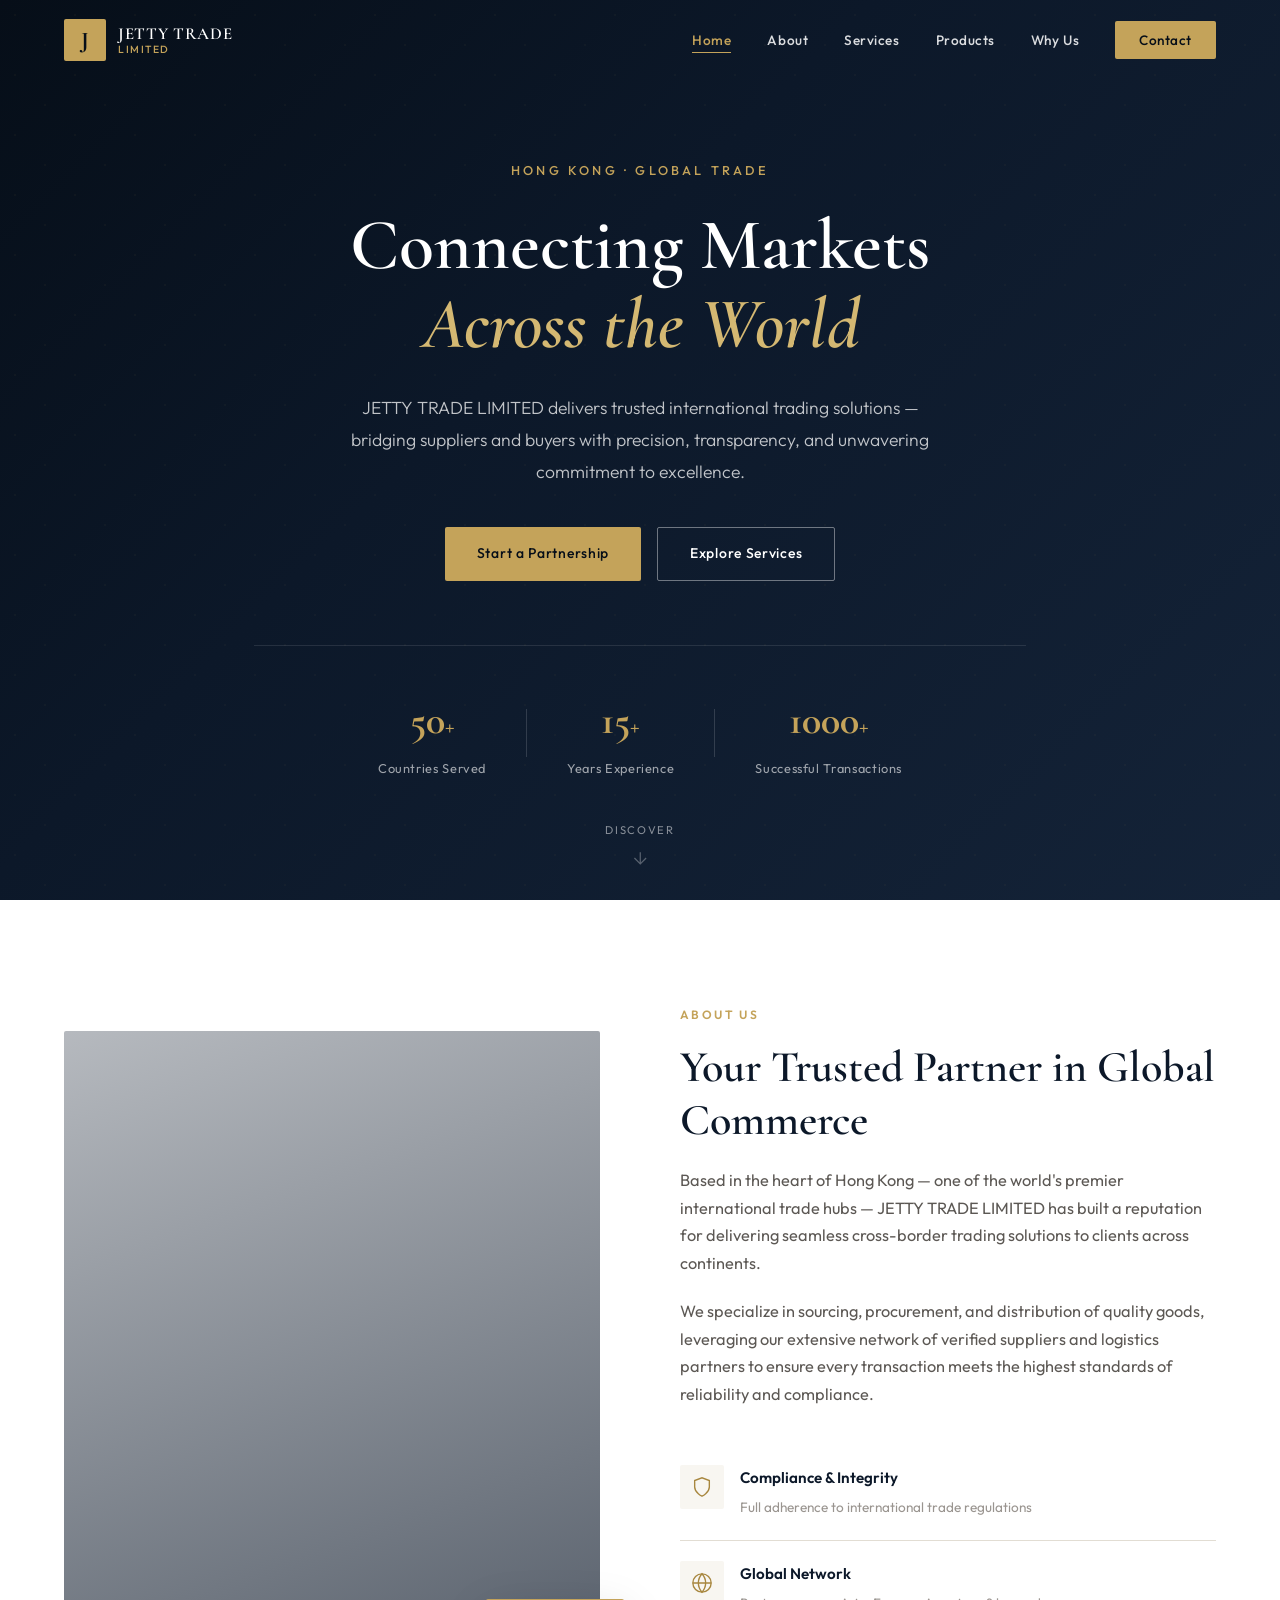
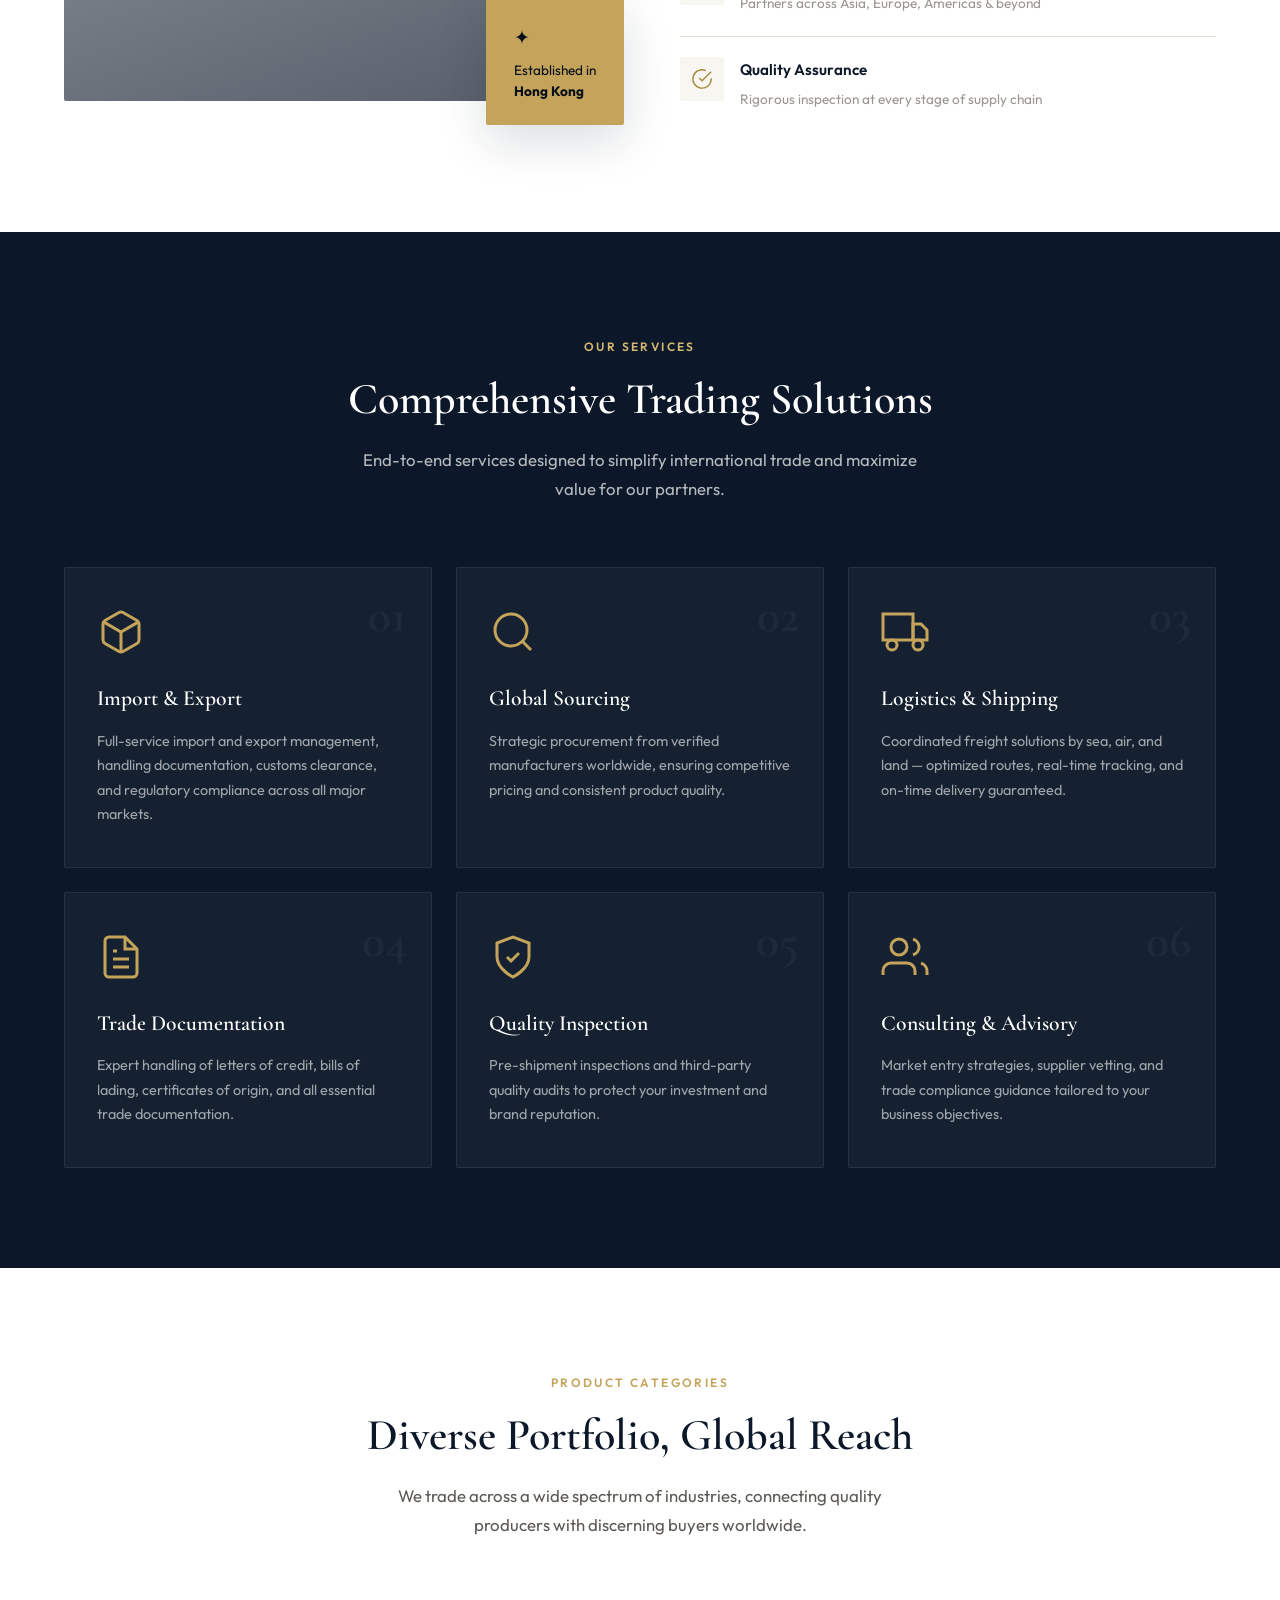
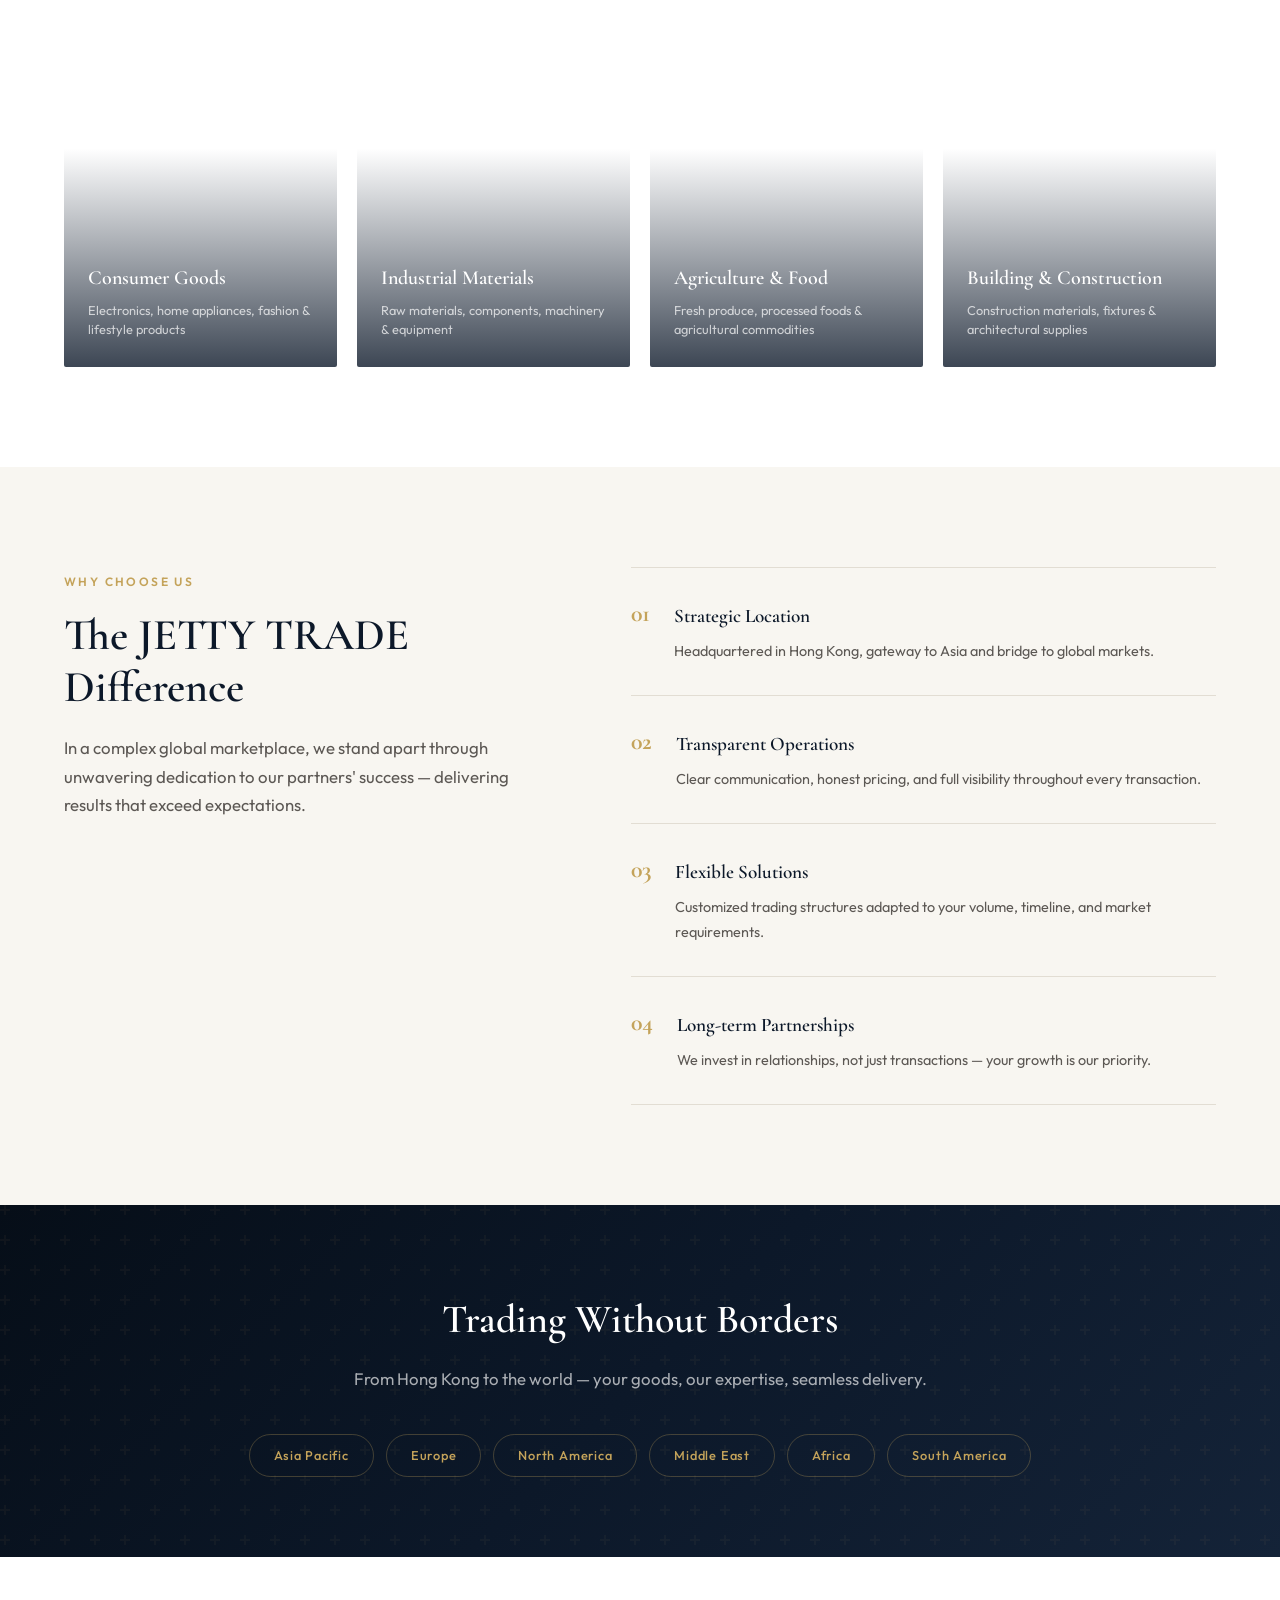
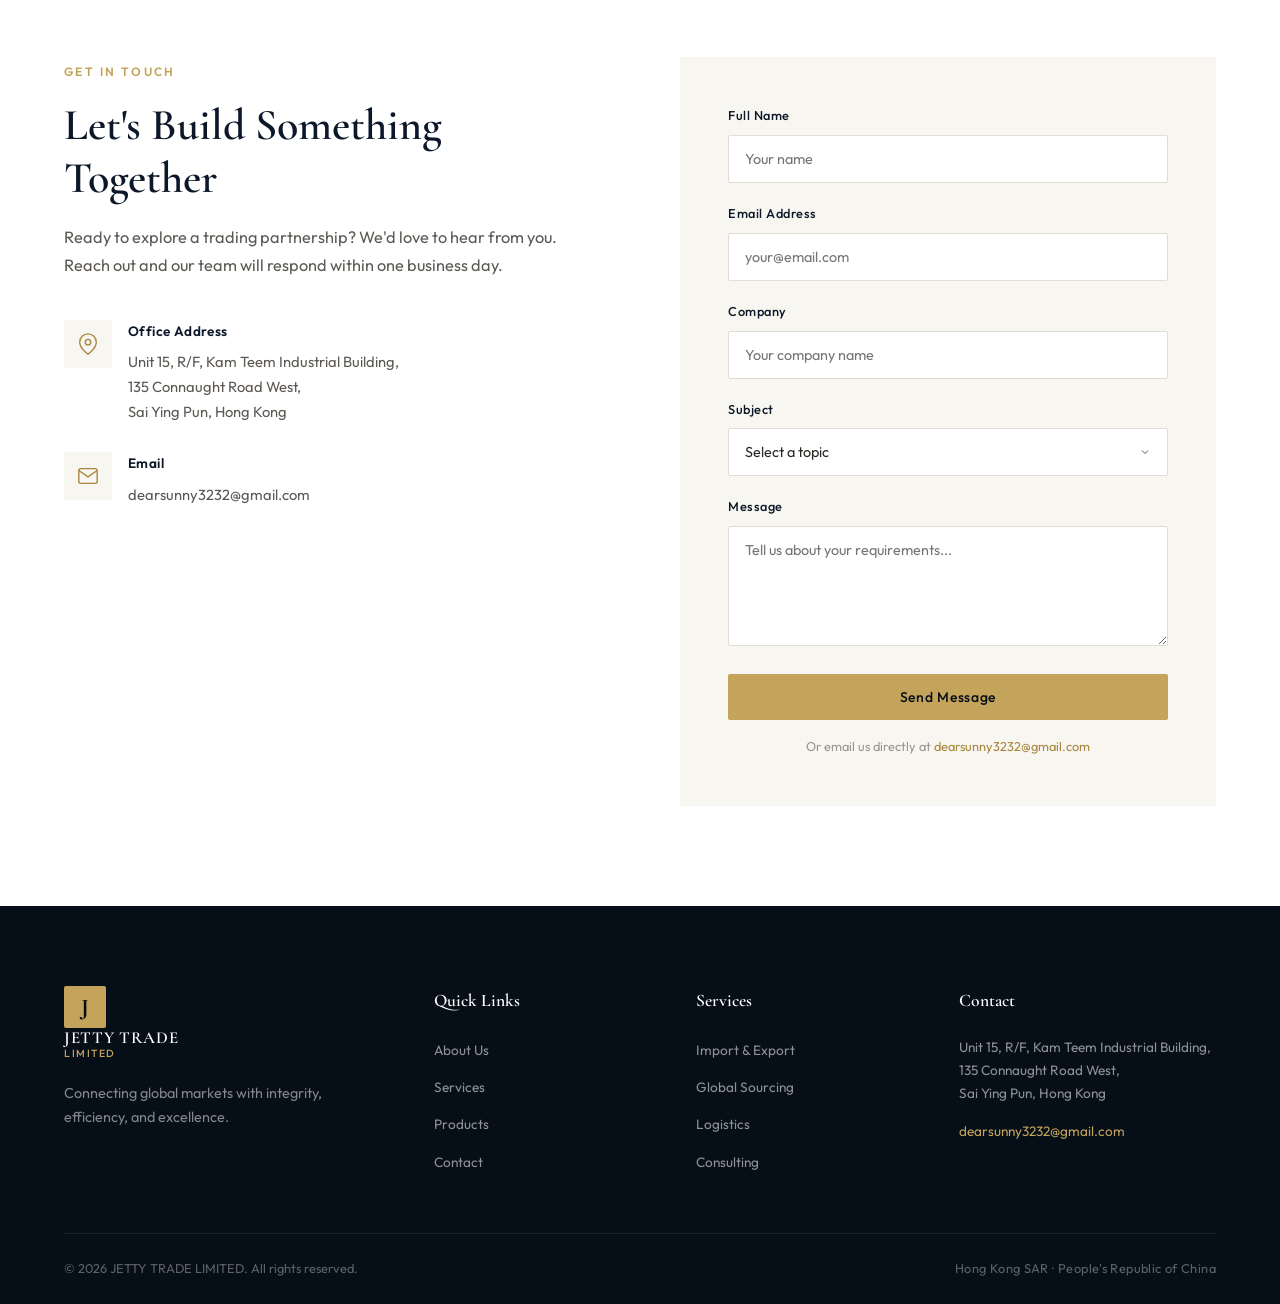
<file: index.html>
<!DOCTYPE html>
<html lang="en">
<head>
  <meta charset="UTF-8">
  <meta name="viewport" content="width=device-width, initial-scale=1.0">
  <meta name="description" content="JETTY TRADE LIMITED — A Hong Kong-based international trading company connecting global markets with integrity, efficiency, and excellence.">
  <title>JETTY TRADE LIMITED | Global Trading Excellence</title>
  <link rel="preconnect" href="https://fonts.googleapis.com">
  <link rel="preconnect" href="https://fonts.gstatic.com" crossorigin>
  <link href="https://fonts.googleapis.com/css2?family=Cormorant+Garamond:ital,wght@0,400;0,500;0,600;0,700;1,400&family=Outfit:wght@300;400;500;600&display=swap" rel="stylesheet">
  <link rel="stylesheet" href="css/styles.css">
</head>
<body>
  <!-- Navigation -->
  <header class="header" id="header">
    <nav class="nav container">
      <a href="#home" class="nav__logo">
        <span class="nav__logo-mark">J</span>
        <span class="nav__logo-text">
          <strong>JETTY TRADE</strong>
          <small>LIMITED</small>
        </span>
      </a>
      <ul class="nav__menu" id="nav-menu">
        <li><a href="#home" class="nav__link active">Home</a></li>
        <li><a href="#about" class="nav__link">About</a></li>
        <li><a href="#services" class="nav__link">Services</a></li>
        <li><a href="#products" class="nav__link">Products</a></li>
        <li><a href="#advantages" class="nav__link">Why Us</a></li>
        <li><a href="#contact" class="nav__link nav__link--cta">Contact</a></li>
      </ul>
      <button class="nav__toggle" id="nav-toggle" aria-label="Toggle navigation">
        <span></span>
        <span></span>
        <span></span>
      </button>
    </nav>
  </header>

  <main>
    <!-- Hero -->
    <section class="hero" id="home">
      <div class="hero__bg">
        <div class="hero__gradient"></div>
        <div class="hero__pattern"></div>
      </div>
      <div class="hero__content container">
        <p class="hero__eyebrow reveal">Hong Kong · Global Trade</p>
        <h1 class="hero__title reveal">
          Connecting Markets<br>
          <em>Across the World</em>
        </h1>
        <p class="hero__subtitle reveal">
          JETTY TRADE LIMITED delivers trusted international trading solutions — 
          bridging suppliers and buyers with precision, transparency, and unwavering commitment to excellence.
        </p>
        <div class="hero__actions reveal">
          <a href="#contact" class="btn btn--primary">Start a Partnership</a>
          <a href="#services" class="btn btn--outline">Explore Services</a>
        </div>
        <div class="hero__stats reveal">
          <div class="hero__stat">
            <span class="hero__stat-number" data-count="50">0</span><span class="hero__stat-suffix">+</span>
            <span class="hero__stat-label">Countries Served</span>
          </div>
          <div class="hero__stat-divider"></div>
          <div class="hero__stat">
            <span class="hero__stat-number" data-count="15">0</span><span class="hero__stat-suffix">+</span>
            <span class="hero__stat-label">Years Experience</span>
          </div>
          <div class="hero__stat-divider"></div>
          <div class="hero__stat">
            <span class="hero__stat-number" data-count="1000">0</span><span class="hero__stat-suffix">+</span>
            <span class="hero__stat-label">Successful Transactions</span>
          </div>
        </div>
      </div>
      <a href="#about" class="hero__scroll" aria-label="Scroll down">
        <span>Discover</span>
        <svg width="20" height="20" viewBox="0 0 24 24" fill="none" stroke="currentColor" stroke-width="1.5">
          <path d="M12 5v14M5 12l7 7 7-7"/>
        </svg>
      </a>
    </section>

    <!-- About -->
    <section class="about section" id="about">
      <div class="container">
        <div class="about__grid">
          <div class="about__visual reveal">
            <div class="about__image-frame">
              <div class="about__image"></div>
              <div class="about__badge">
                <span class="about__badge-icon">✦</span>
                <span>Established in<br><strong>Hong Kong</strong></span>
              </div>
            </div>
          </div>
          <div class="about__content reveal">
            <span class="section__eyebrow">About Us</span>
            <h2 class="section__title">Your Trusted Partner in Global Commerce</h2>
            <p class="about__text">
              Based in the heart of Hong Kong — one of the world's premier international trade hubs — 
              JETTY TRADE LIMITED has built a reputation for delivering seamless cross-border trading solutions 
              to clients across continents.
            </p>
            <p class="about__text">
              We specialize in sourcing, procurement, and distribution of quality goods, 
              leveraging our extensive network of verified suppliers and logistics partners 
              to ensure every transaction meets the highest standards of reliability and compliance.
            </p>
            <ul class="about__features">
              <li>
                <span class="about__feature-icon">
                  <svg viewBox="0 0 24 24" fill="none" stroke="currentColor" stroke-width="1.5"><path d="M12 22s8-4 8-10V5l-8-3-8 3v7c0 6 8 10 8 10z"/></svg>
                </span>
                <div>
                  <strong>Compliance & Integrity</strong>
                  <span>Full adherence to international trade regulations</span>
                </div>
              </li>
              <li>
                <span class="about__feature-icon">
                  <svg viewBox="0 0 24 24" fill="none" stroke="currentColor" stroke-width="1.5"><circle cx="12" cy="12" r="10"/><path d="M2 12h20M12 2a15.3 15.3 0 0 1 4 10 15.3 15.3 0 0 1-4 10 15.3 15.3 0 0 1-4-10 15.3 15.3 0 0 1 4-10z"/></svg>
                </span>
                <div>
                  <strong>Global Network</strong>
                  <span>Partners across Asia, Europe, Americas & beyond</span>
                </div>
              </li>
              <li>
                <span class="about__feature-icon">
                  <svg viewBox="0 0 24 24" fill="none" stroke="currentColor" stroke-width="1.5"><path d="M22 11.08V12a10 10 0 1 1-5.93-9.14"/><polyline points="22 4 12 14.01 9 11.01"/></svg>
                </span>
                <div>
                  <strong>Quality Assurance</strong>
                  <span>Rigorous inspection at every stage of supply chain</span>
                </div>
              </li>
            </ul>
          </div>
        </div>
      </div>
    </section>

    <!-- Services -->
    <section class="services section section--dark" id="services">
      <div class="container">
        <div class="section__header reveal">
          <span class="section__eyebrow section__eyebrow--light">Our Services</span>
          <h2 class="section__title section__title--light">Comprehensive Trading Solutions</h2>
          <p class="section__desc section__desc--light">
            End-to-end services designed to simplify international trade and maximize value for our partners.
          </p>
        </div>
        <div class="services__grid">
          <article class="service-card reveal">
            <div class="service-card__icon">
              <svg viewBox="0 0 24 24" fill="none" stroke="currentColor" stroke-width="1.5"><path d="M21 16V8a2 2 0 0 0-1-1.73l-7-4a2 2 0 0 0-2 0l-7 4A2 2 0 0 0 3 8v8a2 2 0 0 0 1 1.73l7 4a2 2 0 0 0 2 0l7-4A2 2 0 0 0 21 16z"/><polyline points="3.27 6.96 12 12.01 20.73 6.96"/><line x1="12" y1="22.08" x2="12" y2="12"/></svg>
            </div>
            <h3 class="service-card__title">Import & Export</h3>
            <p class="service-card__desc">
              Full-service import and export management, handling documentation, customs clearance, 
              and regulatory compliance across all major markets.
            </p>
            <span class="service-card__number">01</span>
          </article>
          <article class="service-card reveal">
            <div class="service-card__icon">
              <svg viewBox="0 0 24 24" fill="none" stroke="currentColor" stroke-width="1.5"><circle cx="11" cy="11" r="8"/><line x1="21" y1="21" x2="16.65" y2="16.65"/></svg>
            </div>
            <h3 class="service-card__title">Global Sourcing</h3>
            <p class="service-card__desc">
              Strategic procurement from verified manufacturers worldwide, 
              ensuring competitive pricing and consistent product quality.
            </p>
            <span class="service-card__number">02</span>
          </article>
          <article class="service-card reveal">
            <div class="service-card__icon">
              <svg viewBox="0 0 24 24" fill="none" stroke="currentColor" stroke-width="1.5"><rect x="1" y="3" width="15" height="13"/><polygon points="16 8 20 8 23 11 23 16 16 16 16 8"/><circle cx="5.5" cy="18.5" r="2.5"/><circle cx="18.5" cy="18.5" r="2.5"/></svg>
            </div>
            <h3 class="service-card__title">Logistics & Shipping</h3>
            <p class="service-card__desc">
              Coordinated freight solutions by sea, air, and land — 
              optimized routes, real-time tracking, and on-time delivery guaranteed.
            </p>
            <span class="service-card__number">03</span>
          </article>
          <article class="service-card reveal">
            <div class="service-card__icon">
              <svg viewBox="0 0 24 24" fill="none" stroke="currentColor" stroke-width="1.5"><path d="M14 2H6a2 2 0 0 0-2 2v16a2 2 0 0 0 2 2h12a2 2 0 0 0 2-2V8z"/><polyline points="14 2 14 8 20 8"/><line x1="16" y1="13" x2="8" y2="13"/><line x1="16" y1="17" x2="8" y2="17"/><polyline points="10 9 9 9 8 9"/></svg>
            </div>
            <h3 class="service-card__title">Trade Documentation</h3>
            <p class="service-card__desc">
              Expert handling of letters of credit, bills of lading, certificates of origin, 
              and all essential trade documentation.
            </p>
            <span class="service-card__number">04</span>
          </article>
          <article class="service-card reveal">
            <div class="service-card__icon">
              <svg viewBox="0 0 24 24" fill="none" stroke="currentColor" stroke-width="1.5"><path d="M12 22s8-4 8-10V5l-8-3-8 3v7c0 6 8 10 8 10z"/><path d="M9 12l2 2 4-4"/></svg>
            </div>
            <h3 class="service-card__title">Quality Inspection</h3>
            <p class="service-card__desc">
              Pre-shipment inspections and third-party quality audits 
              to protect your investment and brand reputation.
            </p>
            <span class="service-card__number">05</span>
          </article>
          <article class="service-card reveal">
            <div class="service-card__icon">
              <svg viewBox="0 0 24 24" fill="none" stroke="currentColor" stroke-width="1.5"><path d="M17 21v-2a4 4 0 0 0-4-4H5a4 4 0 0 0-4 4v2"/><circle cx="9" cy="7" r="4"/><path d="M23 21v-2a4 4 0 0 0-3-3.87"/><path d="M16 3.13a4 4 0 0 1 0 7.75"/></svg>
            </div>
            <h3 class="service-card__title">Consulting & Advisory</h3>
            <p class="service-card__desc">
              Market entry strategies, supplier vetting, and trade compliance guidance 
              tailored to your business objectives.
            </p>
            <span class="service-card__number">06</span>
          </article>
        </div>
      </div>
    </section>

    <!-- Products -->
    <section class="products section" id="products">
      <div class="container">
        <div class="section__header reveal">
          <span class="section__eyebrow">Product Categories</span>
          <h2 class="section__title">Diverse Portfolio, Global Reach</h2>
          <p class="section__desc">
            We trade across a wide spectrum of industries, connecting quality producers with discerning buyers worldwide.
          </p>
        </div>
        <div class="products__grid">
          <article class="product-card reveal">
            <div class="product-card__image product-card__image--1"></div>
            <div class="product-card__overlay">
              <h3>Consumer Goods</h3>
              <p>Electronics, home appliances, fashion & lifestyle products</p>
            </div>
          </article>
          <article class="product-card reveal">
            <div class="product-card__image product-card__image--2"></div>
            <div class="product-card__overlay">
              <h3>Industrial Materials</h3>
              <p>Raw materials, components, machinery & equipment</p>
            </div>
          </article>
          <article class="product-card reveal">
            <div class="product-card__image product-card__image--3"></div>
            <div class="product-card__overlay">
              <h3>Agriculture & Food</h3>
              <p>Fresh produce, processed foods & agricultural commodities</p>
            </div>
          </article>
          <article class="product-card reveal">
            <div class="product-card__image product-card__image--4"></div>
            <div class="product-card__overlay">
              <h3>Building & Construction</h3>
              <p>Construction materials, fixtures & architectural supplies</p>
            </div>
          </article>
        </div>
      </div>
    </section>

    <!-- Advantages -->
    <section class="advantages section section--accent" id="advantages">
      <div class="container">
        <div class="advantages__grid">
          <div class="advantages__content reveal">
            <span class="section__eyebrow">Why Choose Us</span>
            <h2 class="section__title">The JETTY TRADE Difference</h2>
            <p class="advantages__intro">
              In a complex global marketplace, we stand apart through unwavering dedication 
              to our partners' success — delivering results that exceed expectations.
            </p>
          </div>
          <div class="advantages__list">
            <div class="advantage-item reveal">
              <span class="advantage-item__num">01</span>
              <div>
                <h4>Strategic Location</h4>
                <p>Headquartered in Hong Kong, gateway to Asia and bridge to global markets.</p>
              </div>
            </div>
            <div class="advantage-item reveal">
              <span class="advantage-item__num">02</span>
              <div>
                <h4>Transparent Operations</h4>
                <p>Clear communication, honest pricing, and full visibility throughout every transaction.</p>
              </div>
            </div>
            <div class="advantage-item reveal">
              <span class="advantage-item__num">03</span>
              <div>
                <h4>Flexible Solutions</h4>
                <p>Customized trading structures adapted to your volume, timeline, and market requirements.</p>
              </div>
            </div>
            <div class="advantage-item reveal">
              <span class="advantage-item__num">04</span>
              <div>
                <h4>Long-term Partnerships</h4>
                <p>We invest in relationships, not just transactions — your growth is our priority.</p>
              </div>
            </div>
          </div>
        </div>
      </div>
    </section>

    <!-- Global Map Banner -->
    <section class="global-banner">
      <div class="global-banner__content container reveal">
        <div class="global-banner__text">
          <h2>Trading Without Borders</h2>
          <p>From Hong Kong to the world — your goods, our expertise, seamless delivery.</p>
        </div>
        <div class="global-banner__regions">
          <span>Asia Pacific</span>
          <span>Europe</span>
          <span>North America</span>
          <span>Middle East</span>
          <span>Africa</span>
          <span>South America</span>
        </div>
      </div>
    </section>

    <!-- Contact -->
    <section class="contact section" id="contact">
      <div class="container">
        <div class="contact__grid">
          <div class="contact__info reveal">
            <span class="section__eyebrow">Get in Touch</span>
            <h2 class="section__title">Let's Build Something Together</h2>
            <p class="contact__intro">
              Ready to explore a trading partnership? We'd love to hear from you. 
              Reach out and our team will respond within one business day.
            </p>
            <div class="contact__details">
              <div class="contact__detail">
                <span class="contact__detail-icon">
                  <svg viewBox="0 0 24 24" fill="none" stroke="currentColor" stroke-width="1.5"><path d="M21 10c0 7-9 13-9 13s-9-6-9-13a9 9 0 0 1 18 0z"/><circle cx="12" cy="10" r="3"/></svg>
                </span>
                <div>
                  <strong>Office Address</strong>
                  <address>
                    Unit 15, R/F, Kam Teem Industrial Building,<br>
                    135 Connaught Road West,<br>
                    Sai Ying Pun, Hong Kong
                  </address>
                </div>
              </div>
              <div class="contact__detail">
                <span class="contact__detail-icon">
                  <svg viewBox="0 0 24 24" fill="none" stroke="currentColor" stroke-width="1.5"><path d="M4 4h16c1.1 0 2 .9 2 2v12c0 1.1-.9 2-2 2H4c-1.1 0-2-.9-2-2V6c0-1.1.9-2 2-2z"/><polyline points="22,6 12,13 2,6"/></svg>
                </span>
                <div>
                  <strong>Email</strong>
                  <a href="mailto:dearsunny3232@gmail.com">dearsunny3232@gmail.com</a>
                </div>
              </div>
            </div>
          </div>
          <form class="contact__form reveal" id="contact-form">
            <div class="form__group">
              <label for="name">Full Name</label>
              <input type="text" id="name" name="name" required placeholder="Your name">
            </div>
            <div class="form__group">
              <label for="email">Email Address</label>
              <input type="email" id="email" name="email" required placeholder="your@email.com">
            </div>
            <div class="form__group">
              <label for="company">Company</label>
              <input type="text" id="company" name="company" placeholder="Your company name">
            </div>
            <div class="form__group">
              <label for="subject">Subject</label>
              <select id="subject" name="subject" required>
                <option value="" disabled selected>Select a topic</option>
                <option value="partnership">Partnership Inquiry</option>
                <option value="sourcing">Product Sourcing</option>
                <option value="logistics">Logistics & Shipping</option>
                <option value="general">General Inquiry</option>
              </select>
            </div>
            <div class="form__group">
              <label for="message">Message</label>
              <textarea id="message" name="message" rows="5" required placeholder="Tell us about your requirements..."></textarea>
            </div>
            <button type="submit" class="btn btn--primary btn--full">Send Message</button>
            <p class="form__note">Or email us directly at <a href="mailto:dearsunny3232@gmail.com">dearsunny3232@gmail.com</a></p>
          </form>
        </div>
      </div>
    </section>
  </main>

  <!-- Footer -->
  <footer class="footer">
    <div class="container">
      <div class="footer__grid">
        <div class="footer__brand">
          <a href="#home" class="footer__logo">
            <span class="nav__logo-mark">J</span>
            <span class="nav__logo-text">
              <strong>JETTY TRADE</strong>
              <small>LIMITED</small>
            </span>
          </a>
          <p class="footer__tagline">
            Connecting global markets with integrity, efficiency, and excellence.
          </p>
        </div>
        <div class="footer__links">
          <h4>Quick Links</h4>
          <ul>
            <li><a href="#about">About Us</a></li>
            <li><a href="#services">Services</a></li>
            <li><a href="#products">Products</a></li>
            <li><a href="#contact">Contact</a></li>
          </ul>
        </div>
        <div class="footer__links">
          <h4>Services</h4>
          <ul>
            <li><a href="#services">Import & Export</a></li>
            <li><a href="#services">Global Sourcing</a></li>
            <li><a href="#services">Logistics</a></li>
            <li><a href="#services">Consulting</a></li>
          </ul>
        </div>
        <div class="footer__contact">
          <h4>Contact</h4>
          <address>
            Unit 15, R/F, Kam Teem Industrial Building,<br>
            135 Connaught Road West,<br>
            Sai Ying Pun, Hong Kong
          </address>
          <a href="mailto:dearsunny3232@gmail.com">dearsunny3232@gmail.com</a>
        </div>
      </div>
      <div class="footer__bottom">
        <p>&copy; 2026 JETTY TRADE LIMITED. All rights reserved.</p>
        <p class="footer__location">Hong Kong SAR · People's Republic of China</p>
      </div>
    </div>
  </footer>

  <script src="js/main.js"></script>
</body>
</html>
</file>
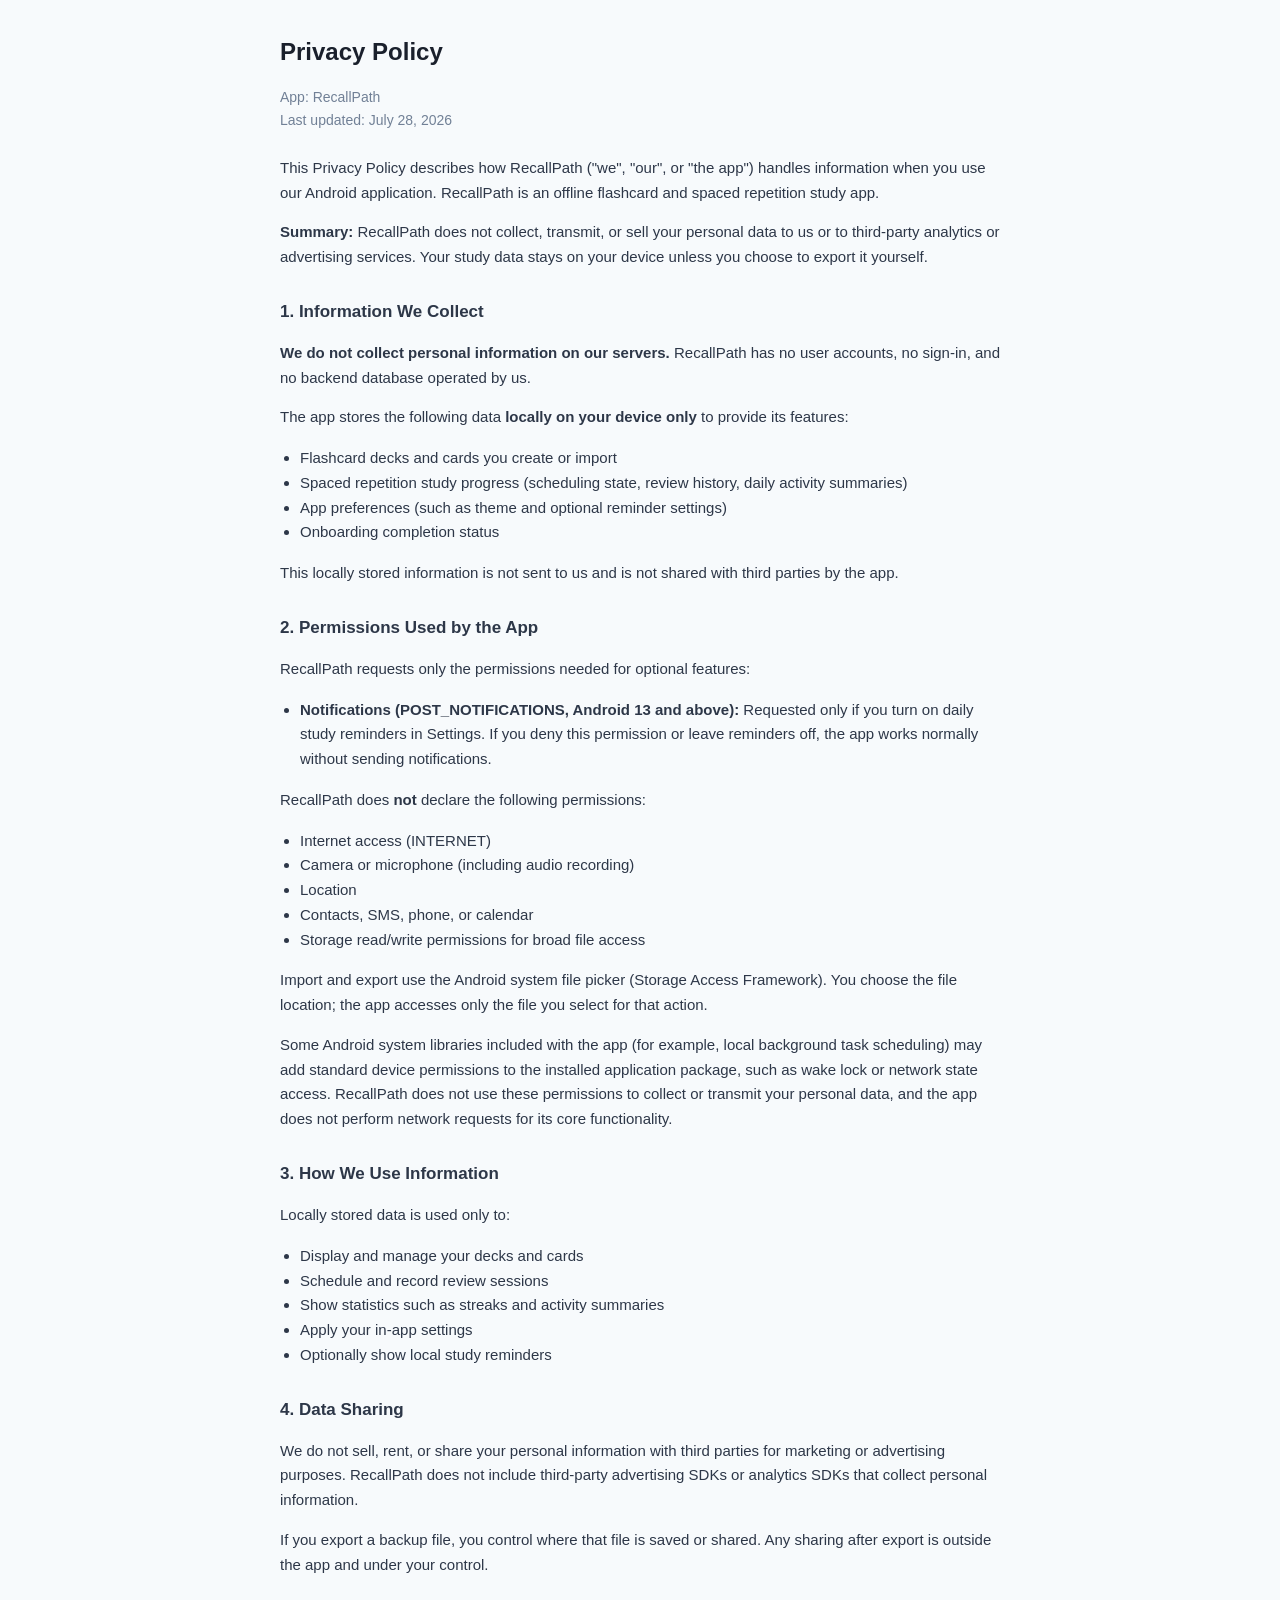
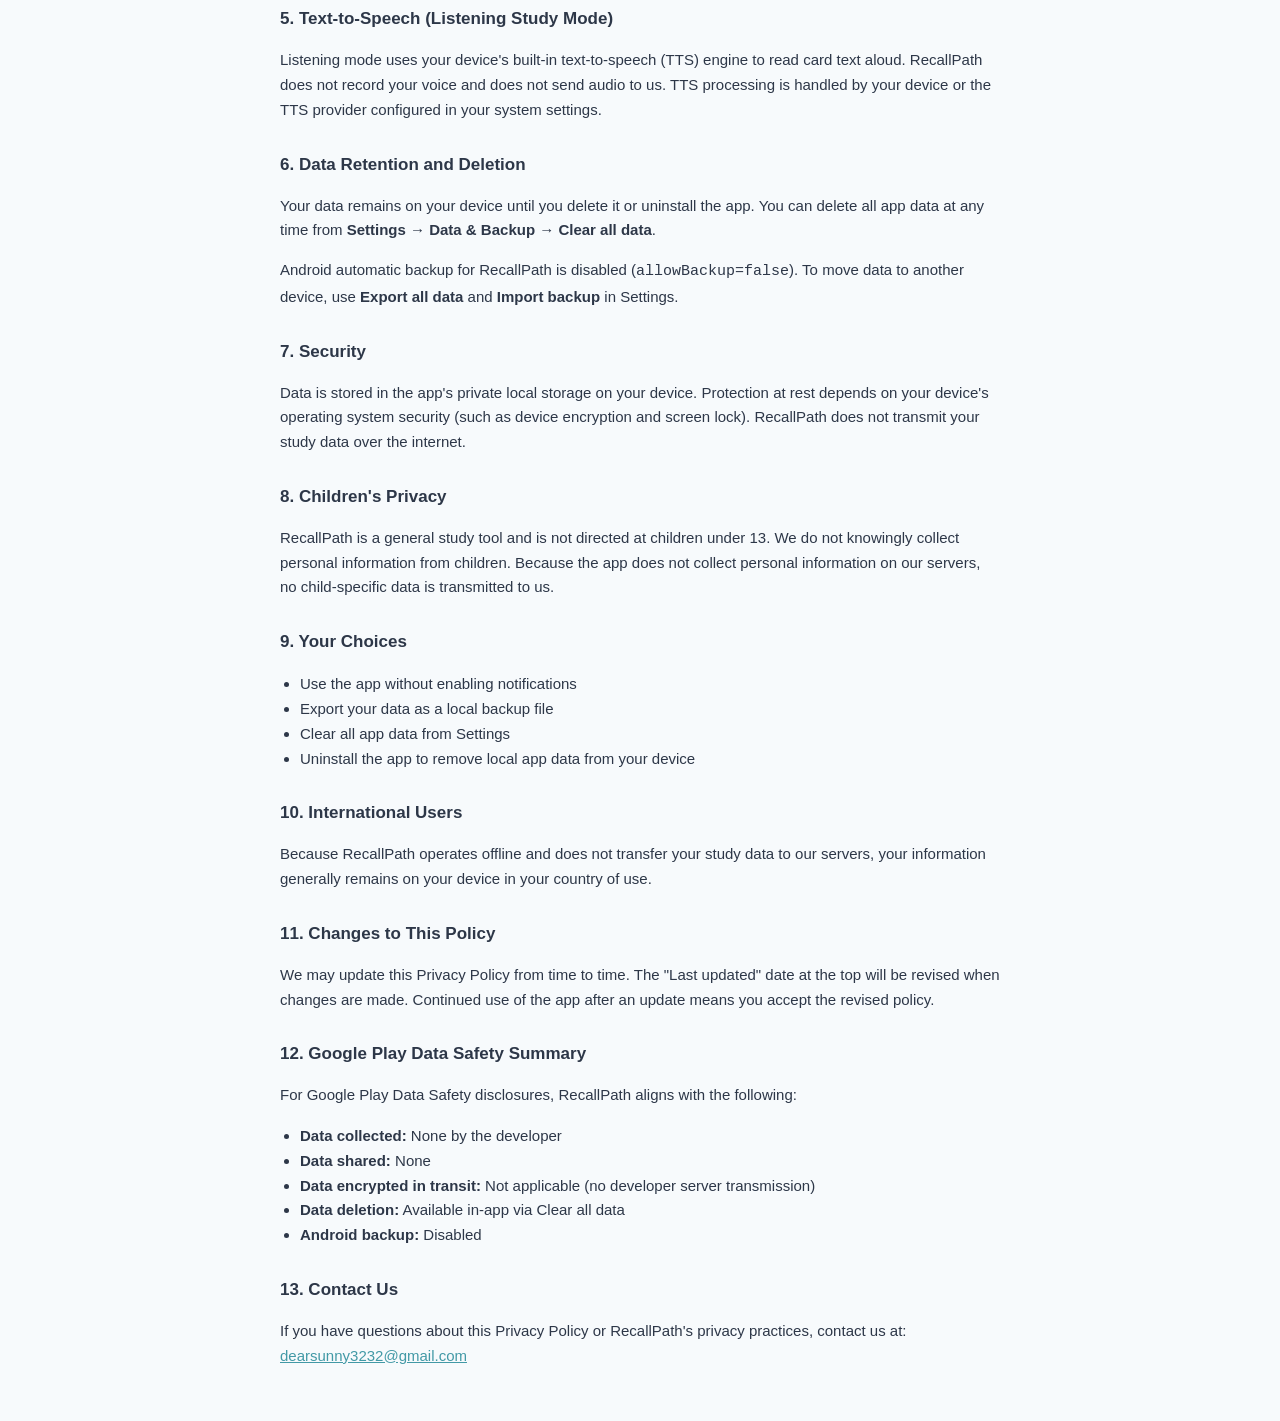
<file: privacy_policy.html>
<!DOCTYPE html>
<html lang="en">
<head>
    <meta charset="utf-8" />
    <meta name="viewport" content="width=device-width, initial-scale=1" />
    <title>RecallPath Privacy Policy</title>
    <style>
        body {
            font-family: -apple-system, BlinkMacSystemFont, "Segoe UI", Roboto, Helvetica, Arial, sans-serif;
            padding: 16px 20px 40px;
            line-height: 1.65;
            color: #2D3748;
            max-width: 720px;
            margin: 0 auto;
            background: #F7FAFC;
        }
        h1 { font-size: 24px; margin-bottom: 8px; color: #1A202C; }
        h2 { font-size: 17px; margin-top: 28px; color: #2D3748; }
        p, li { font-size: 15px; }
        ul { padding-left: 20px; }
        .meta { color: #718096; font-size: 14px; margin-bottom: 24px; }
        a { color: #4299A6; }
    </style>
</head>
<body>
    <h1>Privacy Policy</h1>
    <p class="meta">App: RecallPath<br />Last updated: July 28, 2026</p>

    <p>
        This Privacy Policy describes how RecallPath (&quot;we&quot;, &quot;our&quot;, or &quot;the app&quot;)
        handles information when you use our Android application. RecallPath is an offline flashcard
        and spaced repetition study app.
    </p>
    <p>
        <strong>Summary:</strong> RecallPath does not collect, transmit, or sell your personal data to us
        or to third-party analytics or advertising services. Your study data stays on your device unless
        you choose to export it yourself.
    </p>

    <h2>1. Information We Collect</h2>
    <p>
        <strong>We do not collect personal information on our servers.</strong> RecallPath has no user
        accounts, no sign-in, and no backend database operated by us.
    </p>
    <p>The app stores the following data <strong>locally on your device only</strong> to provide its features:</p>
    <ul>
        <li>Flashcard decks and cards you create or import</li>
        <li>Spaced repetition study progress (scheduling state, review history, daily activity summaries)</li>
        <li>App preferences (such as theme and optional reminder settings)</li>
        <li>Onboarding completion status</li>
    </ul>
    <p>
        This locally stored information is not sent to us and is not shared with third parties by the app.
    </p>

    <h2>2. Permissions Used by the App</h2>
    <p>RecallPath requests only the permissions needed for optional features:</p>
    <ul>
        <li>
            <strong>Notifications (POST_NOTIFICATIONS, Android 13 and above):</strong>
            Requested only if you turn on daily study reminders in Settings. If you deny this permission
            or leave reminders off, the app works normally without sending notifications.
        </li>
    </ul>
    <p>RecallPath does <strong>not</strong> declare the following permissions:</p>
    <ul>
        <li>Internet access (INTERNET)</li>
        <li>Camera or microphone (including audio recording)</li>
        <li>Location</li>
        <li>Contacts, SMS, phone, or calendar</li>
        <li>Storage read/write permissions for broad file access</li>
    </ul>
    <p>
        Import and export use the Android system file picker (Storage Access Framework). You choose the
        file location; the app accesses only the file you select for that action.
    </p>
    <p>
        Some Android system libraries included with the app (for example, local background task scheduling)
        may add standard device permissions to the installed application package, such as wake lock or
        network state access. RecallPath does not use these permissions to collect or transmit your
        personal data, and the app does not perform network requests for its core functionality.
    </p>

    <h2>3. How We Use Information</h2>
    <p>Locally stored data is used only to:</p>
    <ul>
        <li>Display and manage your decks and cards</li>
        <li>Schedule and record review sessions</li>
        <li>Show statistics such as streaks and activity summaries</li>
        <li>Apply your in-app settings</li>
        <li>Optionally show local study reminders</li>
    </ul>

    <h2>4. Data Sharing</h2>
    <p>
        We do not sell, rent, or share your personal information with third parties for marketing or
        advertising purposes. RecallPath does not include third-party advertising SDKs or analytics SDKs
        that collect personal information.
    </p>
    <p>
        If you export a backup file, you control where that file is saved or shared. Any sharing after
        export is outside the app and under your control.
    </p>

    <h2>5. Text-to-Speech (Listening Study Mode)</h2>
    <p>
        Listening mode uses your device&apos;s built-in text-to-speech (TTS) engine to read card text aloud.
        RecallPath does not record your voice and does not send audio to us. TTS processing is handled by
        your device or the TTS provider configured in your system settings.
    </p>

    <h2>6. Data Retention and Deletion</h2>
    <p>
        Your data remains on your device until you delete it or uninstall the app. You can delete all app
        data at any time from <strong>Settings &rarr; Data &amp; Backup &rarr; Clear all data</strong>.
    </p>
    <p>
        Android automatic backup for RecallPath is disabled (<code>allowBackup=false</code>). To move data
        to another device, use <strong>Export all data</strong> and <strong>Import backup</strong> in Settings.
    </p>

    <h2>7. Security</h2>
    <p>
        Data is stored in the app&apos;s private local storage on your device. Protection at rest depends
        on your device&apos;s operating system security (such as device encryption and screen lock). RecallPath
        does not transmit your study data over the internet.
    </p>

    <h2>8. Children&apos;s Privacy</h2>
    <p>
        RecallPath is a general study tool and is not directed at children under 13. We do not knowingly
        collect personal information from children. Because the app does not collect personal information
        on our servers, no child-specific data is transmitted to us.
    </p>

    <h2>9. Your Choices</h2>
    <ul>
        <li>Use the app without enabling notifications</li>
        <li>Export your data as a local backup file</li>
        <li>Clear all app data from Settings</li>
        <li>Uninstall the app to remove local app data from your device</li>
    </ul>

    <h2>10. International Users</h2>
    <p>
        Because RecallPath operates offline and does not transfer your study data to our servers, your
        information generally remains on your device in your country of use.
    </p>

    <h2>11. Changes to This Policy</h2>
    <p>
        We may update this Privacy Policy from time to time. The &quot;Last updated&quot; date at the top
        will be revised when changes are made. Continued use of the app after an update means you accept
        the revised policy.
    </p>

    <h2>12. Google Play Data Safety Summary</h2>
    <p>For Google Play Data Safety disclosures, RecallPath aligns with the following:</p>
    <ul>
        <li><strong>Data collected:</strong> None by the developer</li>
        <li><strong>Data shared:</strong> None</li>
        <li><strong>Data encrypted in transit:</strong> Not applicable (no developer server transmission)</li>
        <li><strong>Data deletion:</strong> Available in-app via Clear all data</li>
        <li><strong>Android backup:</strong> Disabled</li>
    </ul>

    <h2>13. Contact Us</h2>
    <p>
        If you have questions about this Privacy Policy or RecallPath&apos;s privacy practices, contact us at:
        <br />
        <a href="mailto:dearsunny3232@gmail.com">dearsunny3232@gmail.com</a>
    </p>
</body>
</html>
</file>
<file: css/styles.css>
/* ============================================
   JETTY TRADE LIMITED — Premium Trade Website
   ============================================ */

:root {
  --color-navy: #0c1829;
  --color-navy-light: #142338;
  --color-navy-dark: #060e18;
  --color-gold: #c4a35a;
  --color-gold-light: #d4b872;
  --color-gold-dark: #a8873f;
  --color-white: #ffffff;
  --color-cream: #f8f6f1;
  --color-gray-100: #f0ede6;
  --color-gray-200: #e2ddd3;
  --color-gray-400: #9a9590;
  --color-gray-600: #5c5854;
  --color-gray-800: #2a2724;

  --font-display: 'Cormorant Garamond', Georgia, serif;
  --font-body: 'Outfit', -apple-system, BlinkMacSystemFont, sans-serif;

  --header-height: 80px;
  --transition: 0.4s cubic-bezier(0.25, 0.46, 0.45, 0.94);
  --shadow-sm: 0 2px 8px rgba(12, 24, 41, 0.06);
  --shadow-md: 0 8px 32px rgba(12, 24, 41, 0.1);
  --shadow-lg: 0 16px 48px rgba(12, 24, 41, 0.15);
}

*, *::before, *::after {
  box-sizing: border-box;
  margin: 0;
  padding: 0;
}

html {
  scroll-behavior: smooth;
  font-size: 16px;
}

body {
  font-family: var(--font-body);
  font-weight: 400;
  line-height: 1.7;
  color: var(--color-gray-800);
  background: var(--color-white);
  overflow-x: hidden;
  -webkit-font-smoothing: antialiased;
}

img {
  max-width: 100%;
  display: block;
}

a {
  color: inherit;
  text-decoration: none;
  transition: color var(--transition);
}

address {
  font-style: normal;
}

.container {
  width: 100%;
  max-width: 1200px;
  margin: 0 auto;
  padding: 0 24px;
}

/* ---- Typography ---- */
.section__eyebrow {
  display: inline-block;
  font-size: 0.75rem;
  font-weight: 600;
  letter-spacing: 0.2em;
  text-transform: uppercase;
  color: var(--color-gold);
  margin-bottom: 16px;
}

.section__eyebrow--light {
  color: var(--color-gold-light);
}

.section__title {
  font-family: var(--font-display);
  font-size: clamp(2rem, 4vw, 2.75rem);
  font-weight: 600;
  line-height: 1.2;
  color: var(--color-navy);
  margin-bottom: 20px;
}

.section__title--light {
  color: var(--color-white);
}

.section__desc {
  font-size: 1.05rem;
  color: var(--color-gray-600);
  max-width: 560px;
  margin: 0 auto;
}

.section__desc--light {
  color: rgba(255, 255, 255, 0.7);
}

.section__header {
  text-align: center;
  margin-bottom: 64px;
}

.section {
  padding: 100px 0;
}

.section--dark {
  background: var(--color-navy);
}

.section--accent {
  background: var(--color-cream);
}

/* ---- Buttons ---- */
.btn {
  display: inline-flex;
  align-items: center;
  justify-content: center;
  padding: 14px 32px;
  font-family: var(--font-body);
  font-size: 0.875rem;
  font-weight: 500;
  letter-spacing: 0.05em;
  border: none;
  border-radius: 2px;
  cursor: pointer;
  transition: all var(--transition);
}

.btn--primary {
  background: var(--color-gold);
  color: var(--color-navy-dark);
}

.btn--primary:hover {
  background: var(--color-gold-light);
  transform: translateY(-2px);
  box-shadow: 0 8px 24px rgba(196, 163, 90, 0.35);
}

.btn--outline {
  background: transparent;
  color: var(--color-white);
  border: 1px solid rgba(255, 255, 255, 0.4);
}

.btn--outline:hover {
  border-color: var(--color-gold);
  color: var(--color-gold);
  background: rgba(196, 163, 90, 0.08);
}

.btn--full {
  width: 100%;
}

/* ---- Header / Navigation ---- */
.header {
  position: fixed;
  top: 0;
  left: 0;
  width: 100%;
  z-index: 1000;
  transition: all var(--transition);
}

.header.scrolled {
  background: rgba(12, 24, 41, 0.95);
  backdrop-filter: blur(12px);
  box-shadow: var(--shadow-sm);
}

.nav {
  display: flex;
  align-items: center;
  justify-content: space-between;
  height: var(--header-height);
}

.nav__logo {
  display: flex;
  align-items: center;
  gap: 12px;
}

.nav__logo-mark {
  display: flex;
  align-items: center;
  justify-content: center;
  width: 42px;
  height: 42px;
  background: var(--color-gold);
  color: var(--color-navy-dark);
  font-family: var(--font-display);
  font-size: 1.4rem;
  font-weight: 700;
  border-radius: 2px;
}

.nav__logo-text {
  display: flex;
  flex-direction: column;
  line-height: 1.2;
}

.nav__logo-text strong {
  font-family: var(--font-display);
  font-size: 1.05rem;
  font-weight: 600;
  color: var(--color-white);
  letter-spacing: 0.04em;
}

.nav__logo-text small {
  font-size: 0.65rem;
  font-weight: 500;
  letter-spacing: 0.15em;
  color: var(--color-gold);
  text-transform: uppercase;
}

.nav__menu {
  display: flex;
  align-items: center;
  gap: 36px;
  list-style: none;
}

.nav__link {
  font-size: 0.85rem;
  font-weight: 500;
  letter-spacing: 0.04em;
  color: rgba(255, 255, 255, 0.85);
  position: relative;
}

.nav__link::after {
  content: '';
  position: absolute;
  bottom: -4px;
  left: 0;
  width: 0;
  height: 1px;
  background: var(--color-gold);
  transition: width var(--transition);
}

.nav__link:hover,
.nav__link.active {
  color: var(--color-gold);
}

.nav__link:hover::after,
.nav__link.active::after {
  width: 100%;
}

.nav__link--cta {
  padding: 10px 24px;
  background: var(--color-gold);
  color: var(--color-navy-dark) !important;
  border-radius: 2px;
}

.nav__link--cta::after {
  display: none;
}

.nav__link--cta:hover {
  background: var(--color-gold-light);
  color: var(--color-navy-dark) !important;
}

.nav__toggle {
  display: none;
  flex-direction: column;
  gap: 5px;
  background: none;
  border: none;
  cursor: pointer;
  padding: 4px;
}

.nav__toggle span {
  display: block;
  width: 24px;
  height: 2px;
  background: var(--color-white);
  transition: all var(--transition);
}

/* ---- Hero ---- */
.hero {
  position: relative;
  min-height: 100vh;
  display: flex;
  align-items: center;
  justify-content: center;
  padding: calc(var(--header-height) + 40px) 0 80px;
  overflow: hidden;
}

.hero__bg {
  position: absolute;
  inset: 0;
  z-index: -1;
}

.hero__gradient {
  position: absolute;
  inset: 0;
  background:
    linear-gradient(135deg, var(--color-navy-dark) 0%, var(--color-navy) 40%, var(--color-navy-light) 100%);
}

.hero__pattern {
  position: absolute;
  inset: 0;
  opacity: 0.04;
  background-image:
    radial-gradient(circle at 25% 25%, var(--color-gold) 1px, transparent 1px),
    radial-gradient(circle at 75% 75%, var(--color-gold) 1px, transparent 1px);
  background-size: 60px 60px;
}

.hero__content {
  text-align: center;
  max-width: 820px;
}

.hero__eyebrow {
  font-size: 0.8rem;
  font-weight: 500;
  letter-spacing: 0.25em;
  text-transform: uppercase;
  color: var(--color-gold);
  margin-bottom: 24px;
}

.hero__title {
  font-family: var(--font-display);
  font-size: clamp(2.75rem, 6vw, 4.5rem);
  font-weight: 600;
  line-height: 1.1;
  color: var(--color-white);
  margin-bottom: 28px;
}

.hero__title em {
  font-style: italic;
  color: var(--color-gold-light);
}

.hero__subtitle {
  font-size: 1.1rem;
  font-weight: 300;
  color: rgba(255, 255, 255, 0.75);
  max-width: 620px;
  margin: 0 auto 40px;
  line-height: 1.8;
}

.hero__actions {
  display: flex;
  gap: 16px;
  justify-content: center;
  flex-wrap: wrap;
  margin-bottom: 64px;
}

.hero__stats {
  display: flex;
  align-items: center;
  justify-content: center;
  gap: 40px;
  flex-wrap: wrap;
  padding-top: 40px;
  border-top: 1px solid rgba(255, 255, 255, 0.1);
}

.hero__stat {
  text-align: center;
}

.hero__stat-number {
  font-family: var(--font-display);
  font-size: 2.5rem;
  font-weight: 700;
  color: var(--color-gold);
}

.hero__stat-suffix {
  font-family: var(--font-display);
  font-size: 1.5rem;
  font-weight: 600;
  color: var(--color-gold);
}

.hero__stat-label {
  display: block;
  font-size: 0.8rem;
  font-weight: 400;
  letter-spacing: 0.05em;
  color: rgba(255, 255, 255, 0.6);
  margin-top: 4px;
}

.hero__stat-divider {
  width: 1px;
  height: 48px;
  background: rgba(255, 255, 255, 0.15);
}

.hero__scroll {
  position: absolute;
  bottom: 32px;
  left: 50%;
  transform: translateX(-50%);
  display: flex;
  flex-direction: column;
  align-items: center;
  gap: 8px;
  color: rgba(255, 255, 255, 0.5);
  font-size: 0.7rem;
  letter-spacing: 0.15em;
  text-transform: uppercase;
  animation: float 2s ease-in-out infinite;
}

.hero__scroll svg {
  opacity: 0.6;
}

@keyframes float {
  0%, 100% { transform: translateX(-50%) translateY(0); }
  50% { transform: translateX(-50%) translateY(8px); }
}

/* ---- About ---- */
.about__grid {
  display: grid;
  grid-template-columns: 1fr 1fr;
  gap: 80px;
  align-items: center;
}

.about__image-frame {
  position: relative;
}

.about__image {
  width: 100%;
  aspect-ratio: 4/5;
  background:
    linear-gradient(160deg, rgba(12, 24, 41, 0.3) 0%, rgba(12, 24, 41, 0.7) 100%),
    url('https://images.unsplash.com/photo-1494412574642-9fa7409820fd?w=800&q=80') center/cover;
  border-radius: 2px;
}

.about__badge {
  position: absolute;
  bottom: -24px;
  right: -24px;
  background: var(--color-gold);
  color: var(--color-navy-dark);
  padding: 24px 28px;
  font-size: 0.85rem;
  line-height: 1.5;
  border-radius: 2px;
  box-shadow: var(--shadow-lg);
}

.about__badge-icon {
  display: block;
  font-size: 1.2rem;
  margin-bottom: 8px;
}

.about__text {
  color: var(--color-gray-600);
  margin-bottom: 20px;
  font-size: 1.02rem;
}

.about__features {
  list-style: none;
  margin-top: 36px;
}

.about__features li {
  display: flex;
  gap: 16px;
  padding: 20px 0;
  border-bottom: 1px solid var(--color-gray-200);
}

.about__features li:last-child {
  border-bottom: none;
}

.about__feature-icon {
  flex-shrink: 0;
  width: 44px;
  height: 44px;
  display: flex;
  align-items: center;
  justify-content: center;
  background: var(--color-cream);
  border-radius: 2px;
}

.about__feature-icon svg {
  width: 22px;
  height: 22px;
  stroke: var(--color-gold-dark);
}

.about__features strong {
  display: block;
  font-size: 0.95rem;
  font-weight: 600;
  color: var(--color-navy);
  margin-bottom: 2px;
}

.about__features span {
  font-size: 0.85rem;
  color: var(--color-gray-400);
}

/* ---- Services ---- */
.services__grid {
  display: grid;
  grid-template-columns: repeat(3, 1fr);
  gap: 24px;
}

.service-card {
  position: relative;
  padding: 40px 32px;
  background: rgba(255, 255, 255, 0.04);
  border: 1px solid rgba(255, 255, 255, 0.08);
  border-radius: 2px;
  transition: all var(--transition);
  overflow: hidden;
}

.service-card:hover {
  background: rgba(255, 255, 255, 0.08);
  border-color: rgba(196, 163, 90, 0.3);
  transform: translateY(-4px);
}

.service-card__icon {
  width: 48px;
  height: 48px;
  margin-bottom: 24px;
}

.service-card__icon svg {
  width: 100%;
  height: 100%;
  stroke: var(--color-gold);
}

.service-card__title {
  font-family: var(--font-display);
  font-size: 1.35rem;
  font-weight: 600;
  color: var(--color-white);
  margin-bottom: 12px;
}

.service-card__desc {
  font-size: 0.9rem;
  color: rgba(255, 255, 255, 0.6);
  line-height: 1.7;
}

.service-card__number {
  position: absolute;
  top: 24px;
  right: 24px;
  font-family: var(--font-display);
  font-size: 3rem;
  font-weight: 700;
  color: rgba(255, 255, 255, 0.04);
  line-height: 1;
}

/* ---- Products ---- */
.products__grid {
  display: grid;
  grid-template-columns: repeat(4, 1fr);
  gap: 20px;
}

.product-card {
  position: relative;
  aspect-ratio: 3/4;
  border-radius: 2px;
  overflow: hidden;
  cursor: pointer;
}

.product-card__image {
  width: 100%;
  height: 100%;
  transition: transform 0.6s cubic-bezier(0.25, 0.46, 0.45, 0.94);
}

.product-card:hover .product-card__image {
  transform: scale(1.08);
}

.product-card__image--1 {
  background:
    linear-gradient(to top, rgba(12, 24, 41, 0.8) 0%, transparent 60%),
    url('https://images.unsplash.com/photo-1441986300917-64674bd600d8?w=600&q=80') center/cover;
}

.product-card__image--2 {
  background:
    linear-gradient(to top, rgba(12, 24, 41, 0.8) 0%, transparent 60%),
    url('https://images.unsplash.com/photo-1581091226825-a6a2a5aee158?w=600&q=80') center/cover;
}

.product-card__image--3 {
  background:
    linear-gradient(to top, rgba(12, 24, 41, 0.8) 0%, transparent 60%),
    url('https://images.unsplash.com/photo-1574323347407-f5e1ad6d020b?w=600&q=80') center/cover;
}

.product-card__image--4 {
  background:
    linear-gradient(to top, rgba(12, 24, 41, 0.8) 0%, transparent 60%),
    url('https://images.unsplash.com/photo-1504307651254-35680f356dfd?w=600&q=80') center/cover;
}

.product-card__overlay {
  position: absolute;
  bottom: 0;
  left: 0;
  right: 0;
  padding: 28px 24px;
  color: var(--color-white);
}

.product-card__overlay h3 {
  font-family: var(--font-display);
  font-size: 1.25rem;
  font-weight: 600;
  margin-bottom: 6px;
}

.product-card__overlay p {
  font-size: 0.8rem;
  color: rgba(255, 255, 255, 0.7);
  line-height: 1.5;
}

/* ---- Advantages ---- */
.advantages__grid {
  display: grid;
  grid-template-columns: 1fr 1.2fr;
  gap: 80px;
  align-items: start;
}

.advantages__intro {
  color: var(--color-gray-600);
  font-size: 1.05rem;
  margin-top: 8px;
}

.advantages__list {
  display: flex;
  flex-direction: column;
  gap: 0;
}

.advantage-item {
  display: flex;
  gap: 24px;
  padding: 32px 0;
  border-bottom: 1px solid var(--color-gray-200);
  transition: all var(--transition);
}

.advantage-item:first-child {
  border-top: 1px solid var(--color-gray-200);
}

.advantage-item:hover {
  padding-left: 12px;
}

.advantage-item__num {
  flex-shrink: 0;
  font-family: var(--font-display);
  font-size: 1.5rem;
  font-weight: 700;
  color: var(--color-gold);
  line-height: 1;
  padding-top: 2px;
}

.advantage-item h4 {
  font-family: var(--font-display);
  font-size: 1.2rem;
  font-weight: 600;
  color: var(--color-navy);
  margin-bottom: 6px;
}

.advantage-item p {
  font-size: 0.9rem;
  color: var(--color-gray-600);
}

/* ---- Global Banner ---- */
.global-banner {
  padding: 80px 0;
  background:
    linear-gradient(135deg, var(--color-navy-dark) 0%, var(--color-navy) 50%, var(--color-navy-light) 100%);
  position: relative;
  overflow: hidden;
}

.global-banner::before {
  content: '';
  position: absolute;
  inset: 0;
  background: url("data:image/svg+xml,%3Csvg width='60' height='60' viewBox='0 0 60 60' xmlns='http://www.w3.org/2000/svg'%3E%3Cg fill='none' fill-rule='evenodd'%3E%3Cg fill='%23c4a35a' fill-opacity='0.05'%3E%3Cpath d='M36 34v-4h-2v4h-4v2h4v4h2v-4h4v-2h-4zm0-30V0h-2v4h-4v2h4v4h2V6h4V4h-4zM6 34v-4H4v4H0v2h4v4h2v-4h4v-2H6zM6 4V0H4v4H0v2h4v4h2V6h4V4H6z'/%3E%3C/g%3E%3C/g%3E%3C/svg%3E");
}

.global-banner__content {
  position: relative;
  text-align: center;
}

.global-banner__text h2 {
  font-family: var(--font-display);
  font-size: clamp(1.75rem, 3.5vw, 2.5rem);
  font-weight: 600;
  color: var(--color-white);
  margin-bottom: 12px;
}

.global-banner__text p {
  color: rgba(255, 255, 255, 0.65);
  font-size: 1.05rem;
  margin-bottom: 40px;
}

.global-banner__regions {
  display: flex;
  flex-wrap: wrap;
  justify-content: center;
  gap: 12px;
}

.global-banner__regions span {
  padding: 10px 24px;
  font-size: 0.8rem;
  font-weight: 500;
  letter-spacing: 0.06em;
  color: var(--color-gold);
  border: 1px solid rgba(196, 163, 90, 0.3);
  border-radius: 100px;
  transition: all var(--transition);
}

.global-banner__regions span:hover {
  background: rgba(196, 163, 90, 0.15);
  border-color: var(--color-gold);
}

/* ---- Contact ---- */
.contact__grid {
  display: grid;
  grid-template-columns: 1fr 1fr;
  gap: 80px;
  align-items: start;
}

.contact__intro {
  color: var(--color-gray-600);
  margin-bottom: 40px;
  font-size: 1.02rem;
}

.contact__details {
  display: flex;
  flex-direction: column;
  gap: 28px;
}

.contact__detail {
  display: flex;
  gap: 16px;
}

.contact__detail-icon {
  flex-shrink: 0;
  width: 48px;
  height: 48px;
  display: flex;
  align-items: center;
  justify-content: center;
  background: var(--color-cream);
  border-radius: 2px;
}

.contact__detail-icon svg {
  width: 22px;
  height: 22px;
  stroke: var(--color-gold-dark);
}

.contact__detail strong {
  display: block;
  font-size: 0.85rem;
  font-weight: 600;
  color: var(--color-navy);
  margin-bottom: 6px;
  letter-spacing: 0.03em;
}

.contact__detail address,
.contact__detail a {
  font-size: 0.92rem;
  color: var(--color-gray-600);
  line-height: 1.7;
}

.contact__detail a:hover {
  color: var(--color-gold-dark);
}

.contact__form {
  background: var(--color-cream);
  padding: 48px;
  border-radius: 2px;
}

.form__group {
  margin-bottom: 20px;
}

.form__group label {
  display: block;
  font-size: 0.8rem;
  font-weight: 500;
  letter-spacing: 0.04em;
  color: var(--color-navy);
  margin-bottom: 8px;
}

.form__group input,
.form__group select,
.form__group textarea {
  width: 100%;
  padding: 14px 16px;
  font-family: var(--font-body);
  font-size: 0.9rem;
  color: var(--color-gray-800);
  background: var(--color-white);
  border: 1px solid var(--color-gray-200);
  border-radius: 2px;
  transition: border-color var(--transition);
  outline: none;
}

.form__group input:focus,
.form__group select:focus,
.form__group textarea:focus {
  border-color: var(--color-gold);
}

.form__group textarea {
  resize: vertical;
  min-height: 120px;
}

.form__group select {
  appearance: none;
  background-image: url("data:image/svg+xml,%3Csvg xmlns='http://www.w3.org/2000/svg' width='12' height='12' viewBox='0 0 24 24' fill='none' stroke='%235c5854' stroke-width='2'%3E%3Cpath d='M6 9l6 6 6-6'/%3E%3C/svg%3E");
  background-repeat: no-repeat;
  background-position: right 16px center;
  padding-right: 40px;
}

.form__note {
  text-align: center;
  font-size: 0.8rem;
  color: var(--color-gray-400);
  margin-top: 16px;
}

.form__note a {
  color: var(--color-gold-dark);
}

.form__note a:hover {
  text-decoration: underline;
}

/* ---- Footer ---- */
.footer {
  background: var(--color-navy-dark);
  color: rgba(255, 255, 255, 0.7);
  padding: 80px 0 0;
}

.footer__grid {
  display: grid;
  grid-template-columns: 1.5fr 1fr 1fr 1.2fr;
  gap: 48px;
  padding-bottom: 48px;
  border-bottom: 1px solid rgba(255, 255, 255, 0.08);
}

.footer__tagline {
  margin-top: 20px;
  font-size: 0.9rem;
  line-height: 1.7;
  color: rgba(255, 255, 255, 0.5);
  max-width: 280px;
}

.footer__links h4,
.footer__contact h4 {
  font-family: var(--font-display);
  font-size: 1.1rem;
  font-weight: 600;
  color: var(--color-white);
  margin-bottom: 20px;
}

.footer__links ul {
  list-style: none;
}

.footer__links li {
  margin-bottom: 10px;
}

.footer__links a {
  font-size: 0.85rem;
  color: rgba(255, 255, 255, 0.55);
  transition: color var(--transition);
}

.footer__links a:hover {
  color: var(--color-gold);
}

.footer__contact address {
  font-size: 0.85rem;
  line-height: 1.7;
  color: rgba(255, 255, 255, 0.55);
  margin-bottom: 12px;
}

.footer__contact a {
  font-size: 0.85rem;
  color: var(--color-gold);
}

.footer__contact a:hover {
  color: var(--color-gold-light);
}

.footer__bottom {
  display: flex;
  justify-content: space-between;
  align-items: center;
  padding: 24px 0;
  font-size: 0.8rem;
  color: rgba(255, 255, 255, 0.35);
}

.footer__location {
  letter-spacing: 0.03em;
}

/* ---- Animations ---- */
.reveal {
  opacity: 0;
  transform: translateY(30px);
  transition: opacity 0.8s cubic-bezier(0.25, 0.46, 0.45, 0.94),
              transform 0.8s cubic-bezier(0.25, 0.46, 0.45, 0.94);
}

.reveal.visible {
  opacity: 1;
  transform: translateY(0);
}

/* Stagger children */
.hero__content .reveal:nth-child(1) { transition-delay: 0.1s; }
.hero__content .reveal:nth-child(2) { transition-delay: 0.2s; }
.hero__content .reveal:nth-child(3) { transition-delay: 0.3s; }
.hero__content .reveal:nth-child(4) { transition-delay: 0.4s; }
.hero__content .reveal:nth-child(5) { transition-delay: 0.5s; }

/* ---- Responsive ---- */
@media (max-width: 1024px) {
  .services__grid {
    grid-template-columns: repeat(2, 1fr);
  }

  .products__grid {
    grid-template-columns: repeat(2, 1fr);
  }

  .footer__grid {
    grid-template-columns: 1fr 1fr;
    gap: 40px;
  }
}

@media (max-width: 768px) {
  .section {
    padding: 72px 0;
  }

  .nav__menu {
    position: fixed;
    top: 0;
    right: -100%;
    width: 280px;
    height: 100vh;
    flex-direction: column;
    align-items: flex-start;
    padding: 100px 40px 40px;
    background: var(--color-navy);
    gap: 24px;
    transition: right var(--transition);
    box-shadow: var(--shadow-lg);
  }

  .nav__menu.open {
    right: 0;
  }

  .nav__toggle {
    display: flex;
    z-index: 1001;
  }

  .nav__toggle.active span:nth-child(1) {
    transform: rotate(45deg) translate(5px, 5px);
  }

  .nav__toggle.active span:nth-child(2) {
    opacity: 0;
  }

  .nav__toggle.active span:nth-child(3) {
    transform: rotate(-45deg) translate(5px, -5px);
  }

  .about__grid,
  .contact__grid,
  .advantages__grid {
    grid-template-columns: 1fr;
    gap: 48px;
  }

  .about__badge {
    right: 0;
    bottom: -16px;
  }

  .services__grid {
    grid-template-columns: 1fr;
  }

  .products__grid {
    grid-template-columns: 1fr 1fr;
  }

  .hero__stats {
    gap: 24px;
  }

  .hero__stat-divider {
    display: none;
  }

  .contact__form {
    padding: 32px 24px;
  }

  .footer__grid {
    grid-template-columns: 1fr;
    gap: 32px;
  }

  .footer__bottom {
    flex-direction: column;
    gap: 8px;
    text-align: center;
  }
}

@media (max-width: 480px) {
  .products__grid {
    grid-template-columns: 1fr;
  }

  .hero__actions {
    flex-direction: column;
    align-items: center;
  }

  .btn {
    width: 100%;
    max-width: 280px;
  }
}
</file>
